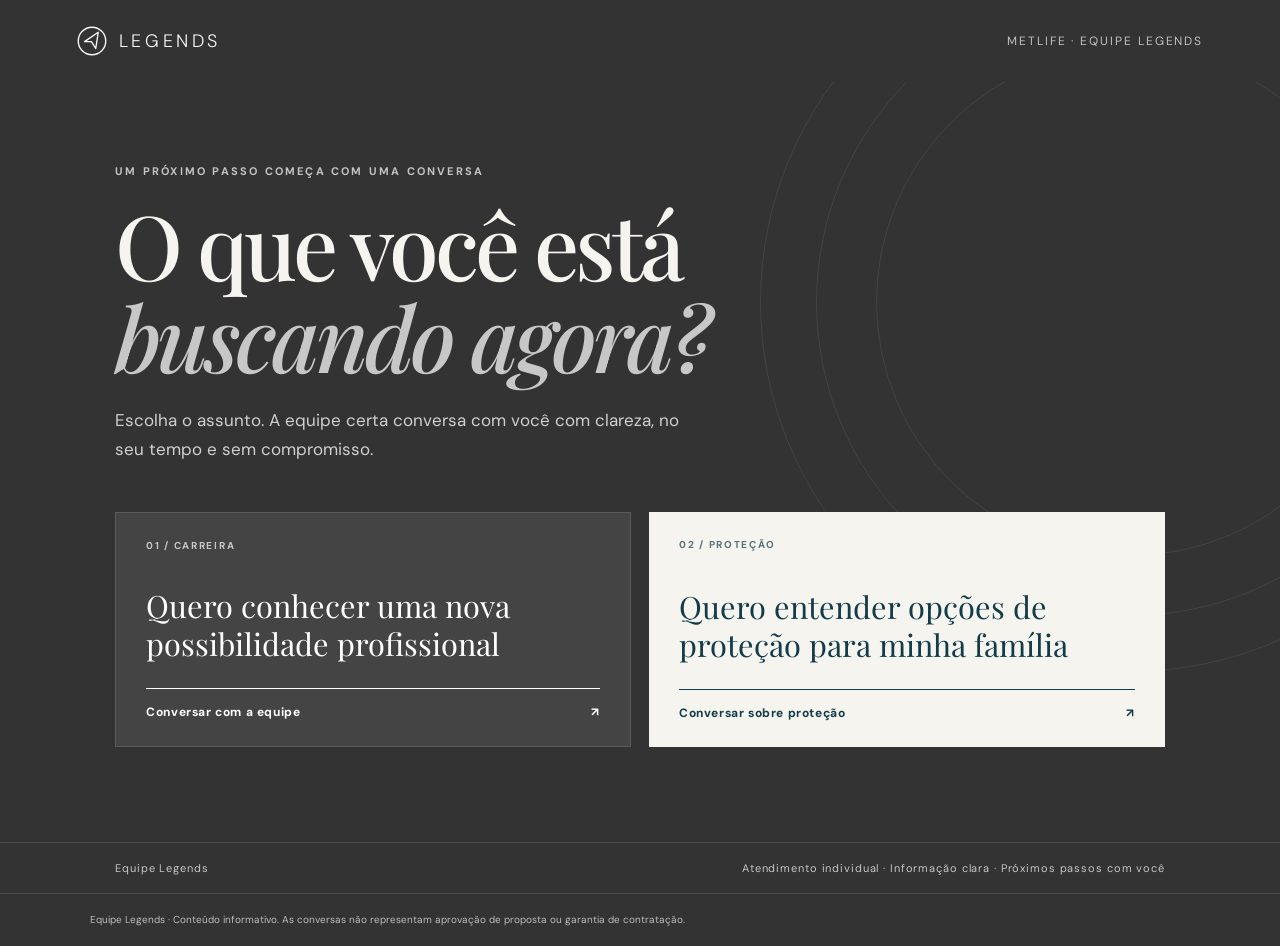
<file: index.html>
<!doctype html>
<html lang="pt-BR"><head><meta charset="utf-8"><meta name="viewport" content="width=device-width, initial-scale=1"><meta name="theme-color" content="#333333"><meta name="description" content="Conheça a Equipe Legends e converse sobre carreira ou proteção financeira."><title>Equipe Legends | Um próximo passo começa com uma conversa</title><link rel="stylesheet" href="assets/styles.css"></head>
<body class="home">
<header class="topbar topbar-dark"><a class="brand brand-light" href="./" aria-label="Equipe Legends, início"><svg class="brand-symbol" viewBox="0 0 48 48" aria-hidden="true"><circle cx="24" cy="24" r="22"/><path d="M12 25 34 10 30 36 23 25 12 25Z"/></svg><span>LEGENDS</span></a><span class="topnote">MetLife · Equipe Legends</span></header>
<main><section class="home-hero"><div class="hero-mark" aria-hidden="true"></div><p class="eyebrow eyebrow-light">UM PRÓXIMO PASSO COMEÇA COM UMA CONVERSA</p><h1>O que você está<br><em>buscando agora?</em></h1><p class="home-intro">Escolha o assunto. A equipe certa conversa com você com clareza, no seu tempo e sem compromisso.</p><div class="choice-grid">
<a class="choice-card choice-career" href="carreira/"><span class="choice-index">01 / CARREIRA</span><span class="choice-title">Quero conhecer uma nova possibilidade profissional</span><span class="choice-link">Conversar com a equipe <span aria-hidden="true">↗</span></span></a>
<a class="choice-card choice-cover" href="seguro/"><span class="choice-index">02 / PROTEÇÃO</span><span class="choice-title">Quero entender opções de proteção para minha família</span><span class="choice-link">Conversar sobre proteção <span aria-hidden="true">↗</span></span></a>
</div></section><section class="home-foot"><span>Equipe Legends</span><span>Atendimento individual · Informação clara · Próximos passos com você</span></section></main><footer class="footer footer-dark"><p>Equipe Legends · Conteúdo informativo. As conversas não representam aprovação de proposta ou garantia de contratação.</p></footer></body></html>
</file>
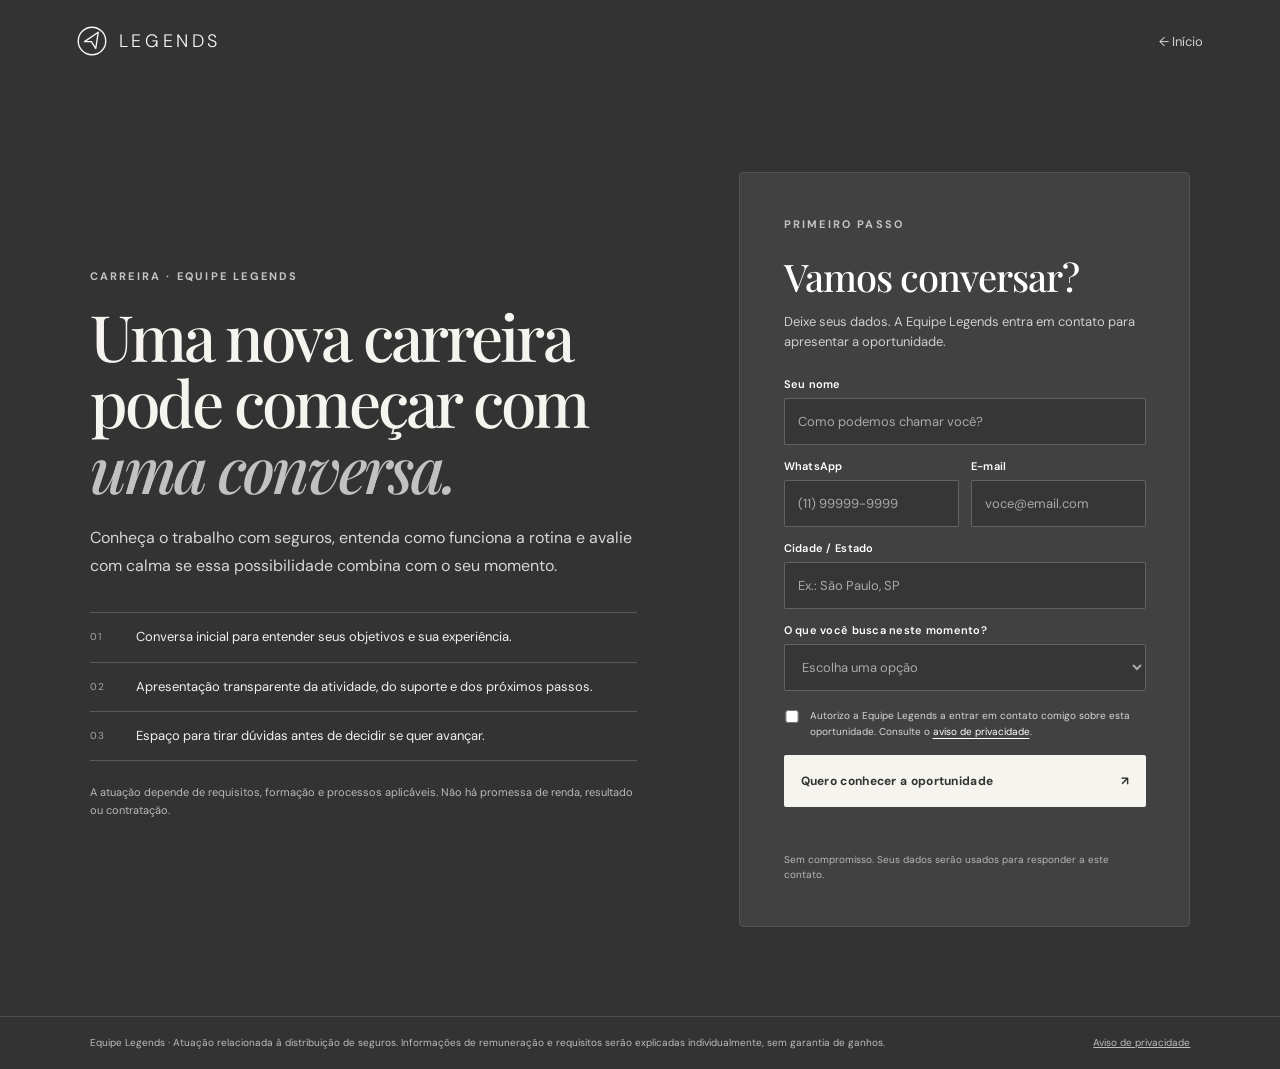
<file: carreira/index.html>
<!doctype html>
<html lang="pt-BR"><head><meta charset="utf-8"><meta name="viewport" content="width=device-width, initial-scale=1"><meta name="theme-color" content="#333333"><meta name="description" content="Conheça a oportunidade de carreira com a Equipe Legends."><title>Conheça a Equipe Legends | Carreira</title><link rel="stylesheet" href="../assets/styles.css"></head>
<body class="career"><header class="topbar topbar-dark"><a class="brand brand-light" href="../" aria-label="Equipe Legends, início"><svg class="brand-symbol" viewBox="0 0 48 48" aria-hidden="true"><circle cx="24" cy="24" r="22"/><path d="M12 25 34 10 30 36 23 25 12 25Z"/></svg><span>LEGENDS</span></a><a class="back-link" href="../">← Início</a></header>
<main class="landing layout-dark"><section class="landing-copy"><p class="eyebrow eyebrow-light">CARREIRA · EQUIPE LEGENDS</p><h1>Uma nova carreira<br>pode começar com<br><em>uma conversa.</em></h1><p class="lead lead-light">Conheça o trabalho com seguros, entenda como funciona a rotina e avalie com calma se essa possibilidade combina com o seu momento.</p><div class="promise-list"><div><span>01</span><p>Conversa inicial para entender seus objetivos e sua experiência.</p></div><div><span>02</span><p>Apresentação transparente da atividade, do suporte e dos próximos passos.</p></div><div><span>03</span><p>Espaço para tirar dúvidas antes de decidir se quer avançar.</p></div></div><p class="fineprint fineprint-light">A atuação depende de requisitos, formação e processos aplicáveis. Não há promessa de renda, resultado ou contratação.</p></section>
<section class="form-panel form-panel-dark"><div class="form-heading"><p class="eyebrow eyebrow-light">PRIMEIRO PASSO</p><h2>Vamos conversar?</h2><p>Deixe seus dados. A Equipe Legends entra em contato para apresentar a oportunidade.</p></div><form class="lead-form" data-form="career">
<label>Seu nome<input name="name" autocomplete="name" required maxlength="100" placeholder="Como podemos chamar você?"></label><div class="field-row"><label>WhatsApp<input name="phone" autocomplete="tel" inputmode="tel" required maxlength="30" placeholder="(11) 99999-9999"></label><label>E-mail<input name="email" type="email" autocomplete="email" required maxlength="160" placeholder="voce@email.com"></label></div><label>Cidade / Estado<input name="city" autocomplete="address-level2" required maxlength="100" placeholder="Ex.: São Paulo, SP"></label><label>O que você busca neste momento?<select name="interest" required><option value="" selected disabled>Escolha uma opção</option><option>Conhecer uma nova área profissional</option><option>Ter mais autonomia na carreira</option><option>Entender como funciona o mercado de seguros</option><option>Conversar sobre outros objetivos</option></select></label>
<label class="consent"><input type="checkbox" name="consent" required value="sim"><span>Autorizo a Equipe Legends a entrar em contato comigo sobre esta oportunidade. Consulte o <a href="../privacidade.html">aviso de privacidade</a>.</span></label><label class="honeypot" aria-hidden="true">Não preencher<input name="website" tabindex="-1" autocomplete="off"></label><input type="hidden" name="form" value="career"><input type="hidden" name="source" value="landing-carreira"><button class="button button-light" type="submit">Quero conhecer a oportunidade <span aria-hidden="true">↗</span></button><p class="form-status" aria-live="polite"></p><p class="form-note">Sem compromisso. Seus dados serão usados para responder a este contato.</p></form></section></main>
<footer class="footer footer-dark"><p>Equipe Legends · Atuação relacionada à distribuição de seguros. Informações de remuneração e requisitos serão explicadas individualmente, sem garantia de ganhos.</p><a href="../privacidade.html">Aviso de privacidade</a></footer><iframe class="submit-frame" name="submitFrame" title="Envio do formulário" aria-hidden="true"></iframe><script src="../assets/app.js" defer></script></body></html>
</file>
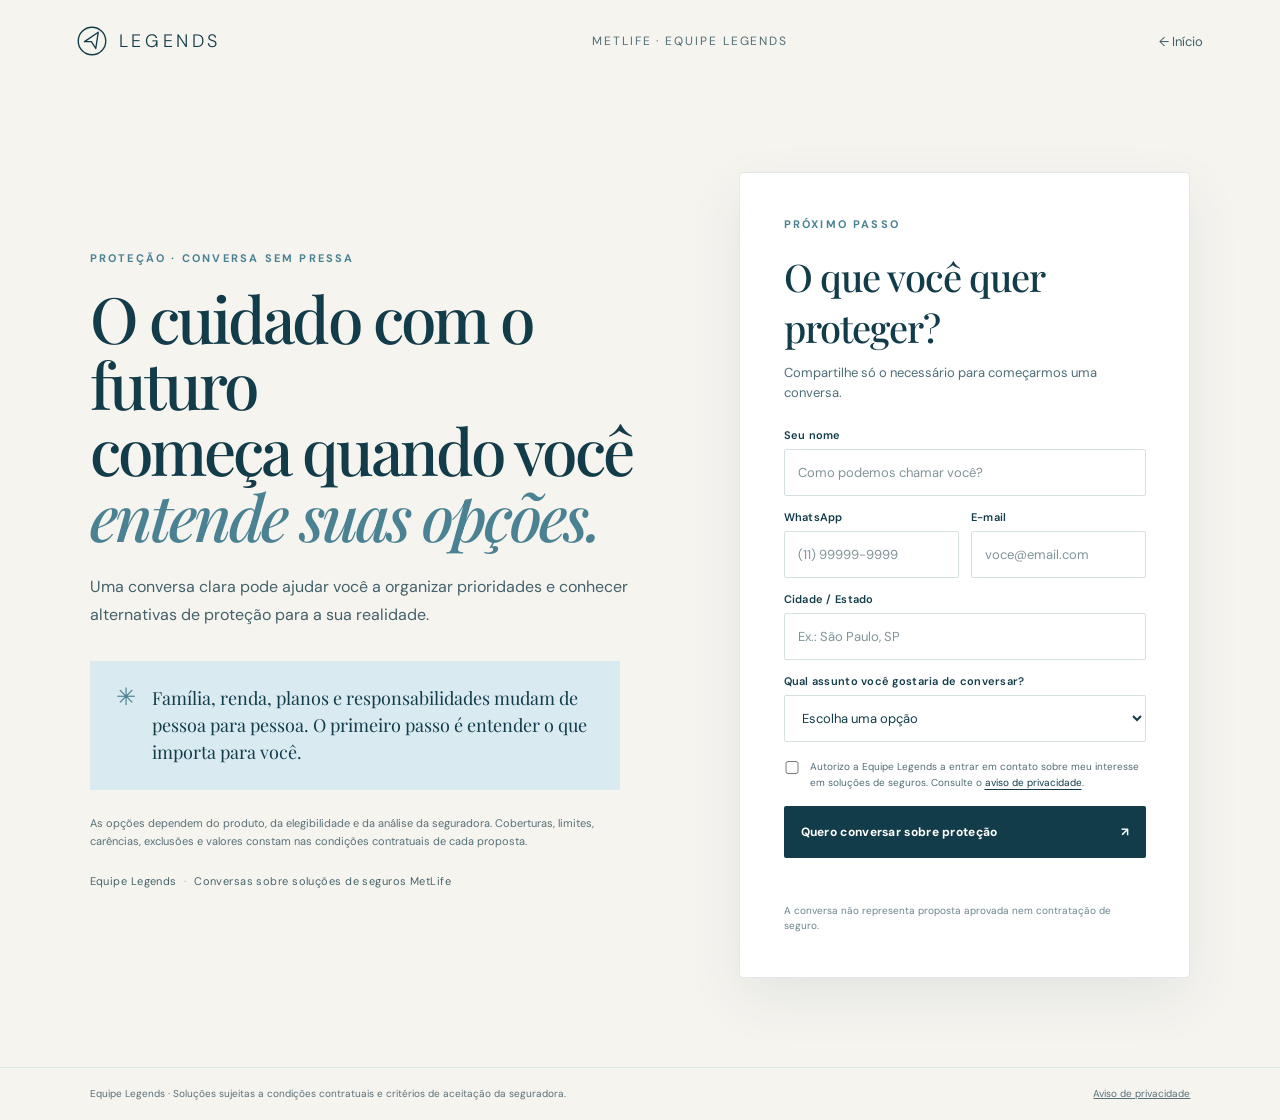
<file: seguro/index.html>
<!doctype html>
<html lang="pt-BR"><head><meta charset="utf-8"><meta name="viewport" content="width=device-width, initial-scale=1"><meta name="theme-color" content="#123C49"><meta name="description" content="Converse com a Equipe Legends sobre opções de proteção financeira."><title>Converse sobre proteção | Equipe Legends</title><link rel="stylesheet" href="../assets/styles.css"></head>
<body class="protection"><header class="topbar topbar-light"><a class="brand brand-teal" href="../" aria-label="Equipe Legends, início"><svg class="brand-symbol" viewBox="0 0 48 48" aria-hidden="true"><circle cx="24" cy="24" r="22"/><path d="M12 25 34 10 30 36 23 25 12 25Z"/></svg><span>LEGENDS</span></a><span class="topnote topnote-teal">MetLife · Equipe Legends</span><a class="back-link back-link-teal" href="../">← Início</a></header>
<main class="landing layout-light"><section class="landing-copy"><p class="eyebrow eyebrow-teal">PROTEÇÃO · CONVERSA SEM PRESSA</p><h1>O cuidado com o futuro<br>começa quando você<br><em>entende suas opções.</em></h1><p class="lead lead-teal">Uma conversa clara pode ajudar você a organizar prioridades e conhecer alternativas de proteção para a sua realidade.</p><div class="soft-card"><span class="soft-card-mark" aria-hidden="true">✳</span><p>Família, renda, planos e responsabilidades mudam de pessoa para pessoa. O primeiro passo é entender o que importa para você.</p></div><p class="fineprint fineprint-teal">As opções dependem do produto, da elegibilidade e da análise da seguradora. Coberturas, limites, carências, exclusões e valores constam nas condições contratuais de cada proposta.</p><p class="brand-line">Equipe Legends <span>·</span> Conversas sobre soluções de seguros MetLife</p></section>
<section class="form-panel form-panel-light"><div class="form-heading"><p class="eyebrow eyebrow-teal">PRÓXIMO PASSO</p><h2>O que você quer proteger?</h2><p>Compartilhe só o necessário para começarmos uma conversa.</p></div><form class="lead-form" data-form="insurance">
<label>Seu nome<input name="name" autocomplete="name" required maxlength="100" placeholder="Como podemos chamar você?"></label><div class="field-row"><label>WhatsApp<input name="phone" autocomplete="tel" inputmode="tel" required maxlength="30" placeholder="(11) 99999-9999"></label><label>E-mail<input name="email" type="email" autocomplete="email" required maxlength="160" placeholder="voce@email.com"></label></div><label>Cidade / Estado<input name="city" autocomplete="address-level2" required maxlength="100" placeholder="Ex.: São Paulo, SP"></label><label>Qual assunto você gostaria de conversar?<select name="interest" required><option value="" selected disabled>Escolha uma opção</option><option>Proteção financeira para minha família</option><option>Proteção da minha renda</option><option>Planejamento e responsabilidades futuras</option><option>Ainda quero entender as possibilidades</option></select></label>
<label class="consent consent-light"><input type="checkbox" name="consent" required value="sim"><span>Autorizo a Equipe Legends a entrar em contato sobre meu interesse em soluções de seguros. Consulte o <a href="../privacidade.html">aviso de privacidade</a>.</span></label><label class="honeypot" aria-hidden="true">Não preencher<input name="website" tabindex="-1" autocomplete="off"></label><input type="hidden" name="form" value="insurance"><input type="hidden" name="source" value="landing-protecao"><button class="button button-teal" type="submit">Quero conversar sobre proteção <span aria-hidden="true">↗</span></button><p class="form-status" aria-live="polite"></p><p class="form-note">A conversa não representa proposta aprovada nem contratação de seguro.</p></form></section></main>
<footer class="footer footer-light"><p>Equipe Legends · Soluções sujeitas a condições contratuais e critérios de aceitação da seguradora.</p><a href="../privacidade.html">Aviso de privacidade</a></footer><iframe class="submit-frame" name="submitFrame" title="Envio do formulário" aria-hidden="true"></iframe><script src="../assets/app.js" defer></script></body></html>
</file>
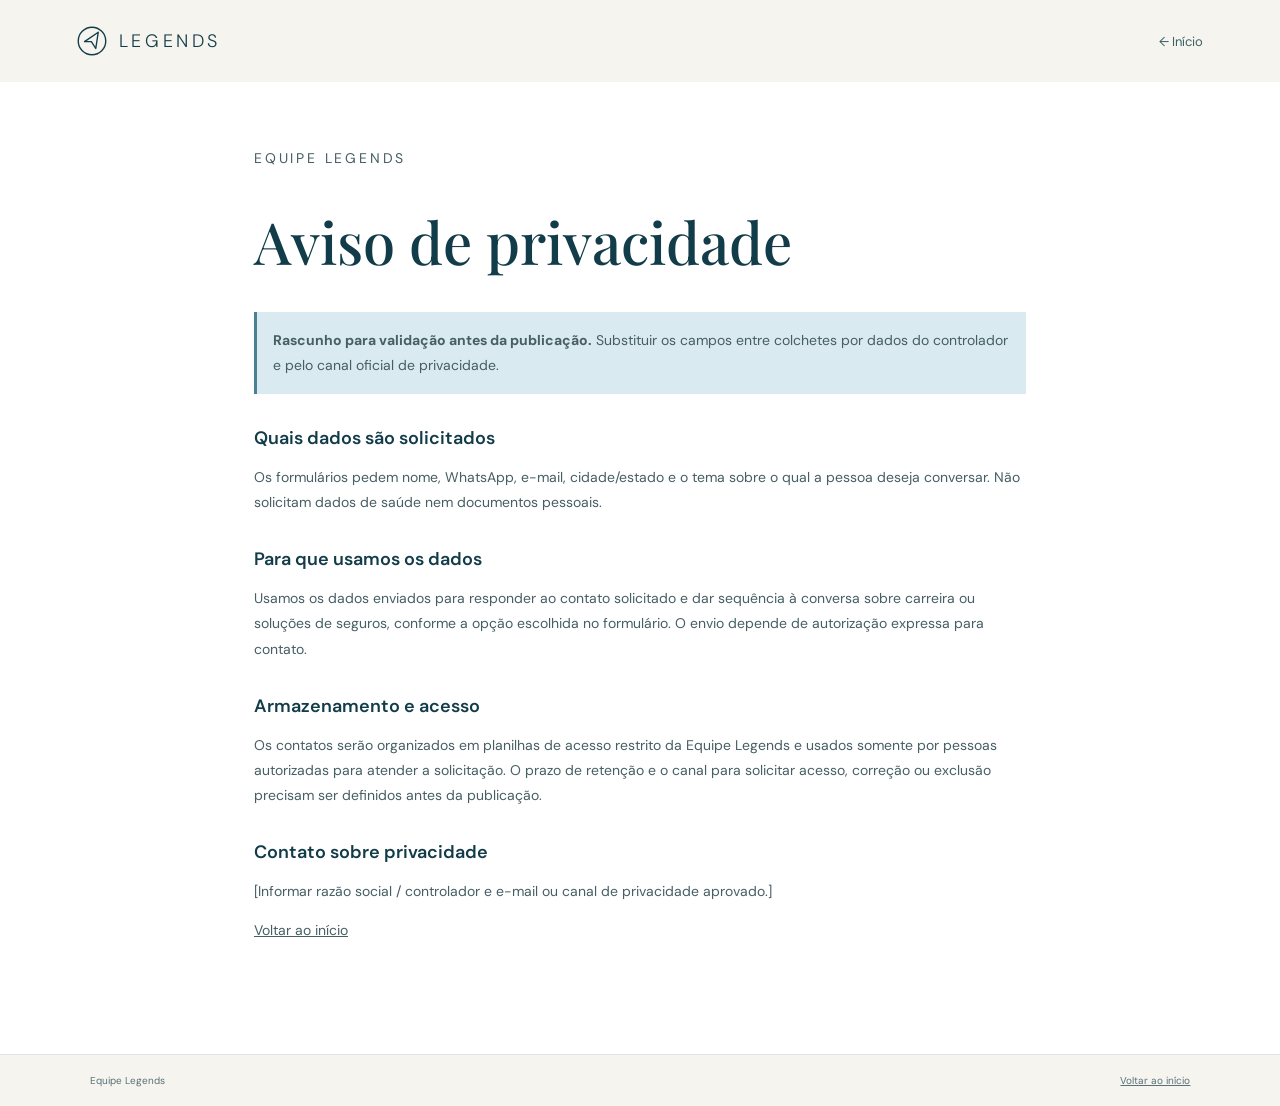
<file: privacidade.html>
<!doctype html><html lang="pt-BR"><head><meta charset="utf-8"><meta name="viewport" content="width=device-width, initial-scale=1"><meta name="theme-color" content="#123C49"><title>Aviso de privacidade | Equipe Legends</title><link rel="stylesheet" href="assets/styles.css"><style>.privacy{max-width:820px;margin:auto;padding:64px 24px 96px;color:#123c49}.privacy h1{font:500 clamp(38px,6vw,58px)/1.08 'Playfair Display',Georgia,serif}.privacy h2{font:600 18px 'DM Sans',Arial,sans-serif;margin-top:32px}.privacy p{font:14px/1.8 'DM Sans',Arial,sans-serif;color:#465e64}.privacy .pending{padding:16px;background:#d9eaf1;border-left:3px solid #4b8293}</style></head><body class="protection"><header class="topbar topbar-light"><a class="brand brand-teal" href="./"><svg class="brand-symbol" viewBox="0 0 48 48" aria-hidden="true"><circle cx="24" cy="24" r="22"/><path d="M12 25 34 10 30 36 23 25 12 25Z"/></svg><span>LEGENDS</span></a><a class="back-link back-link-teal" href="./">← Início</a></header><main class="privacy"><p class="eyebrow eyebrow-teal">EQUIPE LEGENDS</p><h1>Aviso de privacidade</h1><p class="pending"><strong>Rascunho para validação antes da publicação.</strong> Substituir os campos entre colchetes por dados do controlador e pelo canal oficial de privacidade.</p><h2>Quais dados são solicitados</h2><p>Os formulários pedem nome, WhatsApp, e-mail, cidade/estado e o tema sobre o qual a pessoa deseja conversar. Não solicitam dados de saúde nem documentos pessoais.</p><h2>Para que usamos os dados</h2><p>Usamos os dados enviados para responder ao contato solicitado e dar sequência à conversa sobre carreira ou soluções de seguros, conforme a opção escolhida no formulário. O envio depende de autorização expressa para contato.</p><h2>Armazenamento e acesso</h2><p>Os contatos serão organizados em planilhas de acesso restrito da Equipe Legends e usados somente por pessoas autorizadas para atender a solicitação. O prazo de retenção e o canal para solicitar acesso, correção ou exclusão precisam ser definidos antes da publicação.</p><h2>Contato sobre privacidade</h2><p>[Informar razão social / controlador e e-mail ou canal de privacidade aprovado.]</p><p><a href="./">Voltar ao início</a></p></main><footer class="footer footer-light"><p>Equipe Legends</p><a href="./">Voltar ao início</a></footer></body></html>
</file>
<file: assets/styles.css>
@import url('https://fonts.googleapis.com/css2?family=DM+Sans:wght@400;500;600;700&family=Playfair+Display:ital,wght@0,500;0,600;0,700;1,500;1,600&display=swap');
:root{--charcoal:#333333;--ink:#242728;--white:#f6f4ef;--paper:#f6f4ef;--blue:#d9eaf1;--teal:#123c49;--air:#4b8293;--line:rgba(255,255,255,.18);--sans:'DM Sans',Arial,sans-serif;--serif:'Playfair Display',Georgia,serif}
*{box-sizing:border-box}html{scroll-behavior:smooth}body{margin:0;font-family:var(--sans);-webkit-font-smoothing:antialiased}a{color:inherit}.topbar{height:82px;padding:0 clamp(24px,6vw,92px);display:flex;align-items:center;justify-content:space-between;position:relative;z-index:1}.topbar-dark{background:var(--charcoal);color:#f8f8f8}.topbar-light{background:var(--paper);color:var(--teal)}.brand{display:inline-flex;align-items:center;gap:12px;text-decoration:none;font-size:18px;font-weight:300;letter-spacing:.2em}.brand-symbol{width:30px;height:30px;fill:none;stroke:currentColor;stroke-width:2.2;stroke-linecap:round;stroke-linejoin:round;flex:none}.topnote{font-size:12px;letter-spacing:.16em;text-transform:uppercase;opacity:.72}.topnote-teal{color:var(--teal)}.back-link{font-size:13px;text-decoration:none;opacity:.8}.back-link:hover,.footer a:hover{text-decoration:underline}.back-link-teal{color:var(--teal)}.home{background:var(--charcoal);color:var(--white)}.home-hero{position:relative;min-height:calc(100vh - 140px);padding:clamp(52px,9vh,112px) clamp(24px,9vw,140px) 64px;overflow:hidden;isolation:isolate}.hero-mark{position:absolute;width:740px;height:740px;right:-220px;top:-150px;border:1px solid rgba(255,255,255,.08);border-radius:50%;z-index:-1}.hero-mark:before,.hero-mark:after{content:"";position:absolute;border:1px solid rgba(255,255,255,.08);border-radius:50%;inset:55px}.hero-mark:after{inset:115px}.eyebrow{margin:0 0 18px;font-size:11px;line-height:1.5;letter-spacing:.2em;font-weight:700}.eyebrow-light{color:#c4c4c4}.eyebrow-teal{color:var(--air)}.home h1,.landing h1{font-family:var(--serif);font-weight:500;letter-spacing:-.045em;line-height:1.03;margin:0}.home h1{font-size:clamp(50px,7vw,92px)}.home h1 em,.landing h1 em{font-weight:500}.home h1 em{color:#c7c7c7}.home-intro{max-width:570px;font-size:17px;line-height:1.7;color:#d0d0d0;margin:24px 0 48px}.choice-grid{max-width:1060px;display:grid;grid-template-columns:1fr 1fr;gap:18px}.choice-card{display:flex;flex-direction:column;min-height:235px;padding:26px 30px;text-decoration:none;transition:transform .2s,background .2s}.choice-card:hover{transform:translateY(-4px)}.choice-career{background:#444;color:#fff;border:1px solid #5a5a5a}.choice-career:hover{background:#4b4b4b}.choice-cover{background:var(--paper);color:var(--teal)}.choice-cover:hover{background:#fff}.choice-index{font-size:10px;font-weight:700;letter-spacing:.17em;opacity:.7}.choice-title{font-family:var(--serif);font-size:clamp(23px,2.4vw,33px);line-height:1.25;max-width:420px;margin:auto 0 24px}.choice-link{font-size:12px;font-weight:700;letter-spacing:.05em;display:flex;justify-content:space-between;align-items:center;border-top:1px solid currentColor;padding-top:15px}.home-foot{padding:18px clamp(24px,9vw,140px);border-top:1px solid rgba(255,255,255,.12);display:flex;justify-content:space-between;font-size:11px;letter-spacing:.08em;color:#c6c6c6}.landing{max-width:1440px;margin:0 auto;min-height:calc(100vh - 142px);padding:clamp(48px,7vw,96px) clamp(24px,7vw,100px);display:grid;grid-template-columns:minmax(0,1.03fr) minmax(360px,.85fr);gap:clamp(44px,8vw,128px);align-items:center}.layout-dark{background:var(--charcoal);color:var(--white)}.layout-light{background:var(--paper);color:var(--teal)}.landing h1{font-size:clamp(42px,5vw,68px)}.career .landing h1 em{color:#c1c1c1}.protection .landing h1 em{color:var(--air)}.lead{font-size:16px;line-height:1.75;max-width:590px;margin:24px 0 32px}.lead-light{color:#d6d6d6}.lead-teal{color:#44616a}.promise-list{border-top:1px solid var(--line);max-width:590px}.promise-list div{display:grid;grid-template-columns:36px 1fr;gap:10px;padding:14px 0;border-bottom:1px solid var(--line);align-items:start}.promise-list span{font-size:10px;letter-spacing:.1em;color:#a5a5a5;padding-top:3px}.promise-list p{margin:0;color:#f1f1f1;font-size:13px;line-height:1.55}.fineprint{font-size:11px;line-height:1.65;max-width:590px;margin-top:22px}.fineprint-light{color:#b9b9b9}.fineprint-teal{color:#567078}.brand-line{margin-top:24px;font-size:11px;letter-spacing:.04em;color:#46636b}.brand-line span{padding:0 4px;color:#8ea9b0}.soft-card{background:var(--blue);color:var(--teal);padding:24px 26px;max-width:530px;display:flex;gap:16px;align-items:flex-start;margin:32px 0 24px}.soft-card-mark{font-size:24px;color:var(--air);line-height:1}.soft-card p{font-family:var(--serif);font-size:18px;line-height:1.5;margin:0}.form-panel{padding:clamp(26px,3.4vw,44px);border-radius:4px}.form-panel-dark{background:#414141;border:1px solid #525252;color:#fff}.form-panel-light{background:#fff;border:1px solid #e1e8e7;box-shadow:0 20px 55px rgba(18,60,73,.08);color:var(--teal)}.form-heading h2{font-family:var(--serif);font-size:clamp(28px,3vw,38px);font-weight:500;letter-spacing:-.025em;margin:0}.form-heading>p:last-child{font-size:13px;line-height:1.6;opacity:.74;margin:10px 0 24px}.lead-form{display:grid;gap:14px}.lead-form label{display:grid;gap:7px;font-size:11px;font-weight:600;letter-spacing:.025em}.lead-form input:not([type=checkbox]),.lead-form select{width:100%;height:47px;border-radius:2px;border:1px solid rgba(255,255,255,.22);background:#363636;color:#fff;padding:0 13px;font-family:var(--sans);font-size:13px;outline:0}.lead-form input::placeholder{color:#a9a9a9}.lead-form select{color:#f5f5f5}.lead-form select:invalid{color:#aaa}.lead-form input:focus,.lead-form select:focus{border-color:#e7e7e7;box-shadow:0 0 0 2px rgba(255,255,255,.08)}.form-panel-light .lead-form input:not([type=checkbox]),.form-panel-light .lead-form select{background:#fff;border-color:#d6e0e2;color:var(--teal)}.form-panel-light .lead-form input::placeholder{color:#819398}.field-row{display:grid;grid-template-columns:1fr 1fr;gap:12px}.consent{display:grid!important;grid-template-columns:16px 1fr;gap:10px!important;align-items:start;font-size:10px!important;line-height:1.55;font-weight:400!important;letter-spacing:0!important;color:#d6d6d6;margin-top:3px}.consent input{margin:2px 0 0;accent-color:#fff}.consent a{color:#fff;text-underline-offset:3px}.consent-light{color:#526d74}.consent-light input{accent-color:var(--teal)}.consent-light a{color:var(--teal)}.honeypot{position:absolute!important;left:-9999px!important;opacity:0!important}.button{display:flex;align-items:center;justify-content:space-between;gap:15px;padding:0 17px;height:52px;border:0;border-radius:2px;font-family:var(--sans);font-size:12px;font-weight:700;letter-spacing:.025em;cursor:pointer;text-align:left;margin-top:2px;transition:transform .2s,opacity .2s}.button:hover{transform:translateY(-2px)}.button-light{background:var(--paper);color:var(--charcoal)}.button-teal{background:var(--teal);color:#fff}.form-status{min-height:17px;margin:0;font-size:12px;line-height:1.45}.form-note{font-size:10px;line-height:1.5;opacity:.62;margin:0}.submit-frame{position:absolute;width:1px;height:1px;border:0;left:-9999px}.footer{padding:18px clamp(24px,7vw,100px);display:flex;align-items:center;justify-content:space-between;gap:20px;font-size:10px;line-height:1.55}.footer p{margin:0}.footer-dark{background:var(--charcoal);color:#bdbdbd;border-top:1px solid rgba(255,255,255,.12)}.footer-light{background:var(--paper);color:#587078;border-top:1px solid #dfe6e6}.footer a{white-space:nowrap}
@media(max-width:920px){.landing{grid-template-columns:1fr;max-width:760px;gap:44px;padding-top:54px;padding-bottom:54px}.landing-copy{max-width:650px}.form-panel{max-width:650px;width:100%}}
@media(max-width:640px){.topbar{height:68px;padding:0 21px}.brand{font-size:15px}.brand-symbol{width:25px;height:25px}.topnote{display:none}.home-hero{min-height:calc(100svh - 140px);padding:58px 22px 46px}.home h1{font-size:clamp(48px,14vw,70px)}.home-intro{font-size:15px;margin:18px 0 31px}.choice-grid{grid-template-columns:1fr;gap:12px}.choice-card{min-height:177px;padding:20px 21px}.choice-title{font-size:25px;margin:22px 0 19px}.home-foot{padding:14px 22px;gap:10px;flex-direction:column;font-size:9px}.landing{padding:45px 21px;gap:38px}.landing h1{font-size:clamp(39px,12vw,56px)}.lead{font-size:14px;margin:18px 0 25px}.form-panel{padding:24px 20px}.field-row{grid-template-columns:1fr}.form-heading h2{font-size:31px}.footer{padding:15px 21px;align-items:flex-start;flex-direction:column;gap:8px}.footer a{white-space:normal}}
</file>
